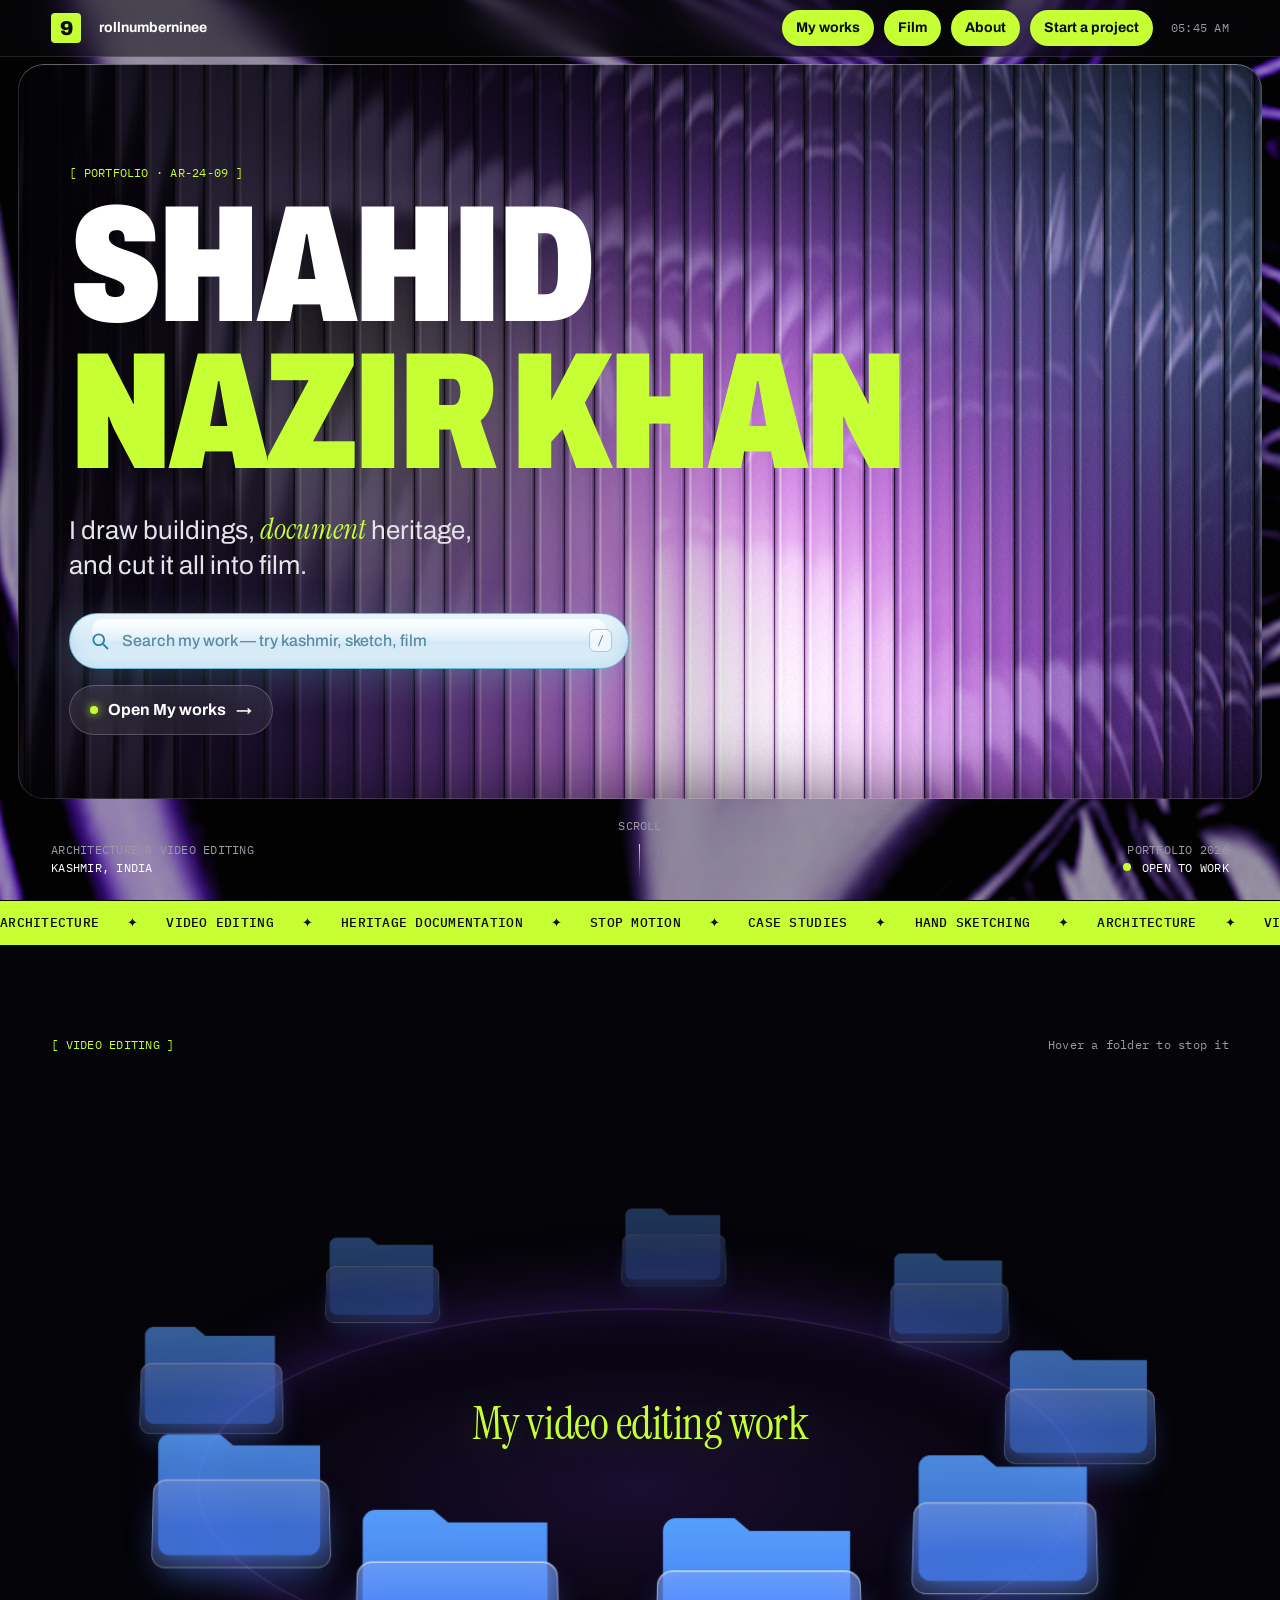
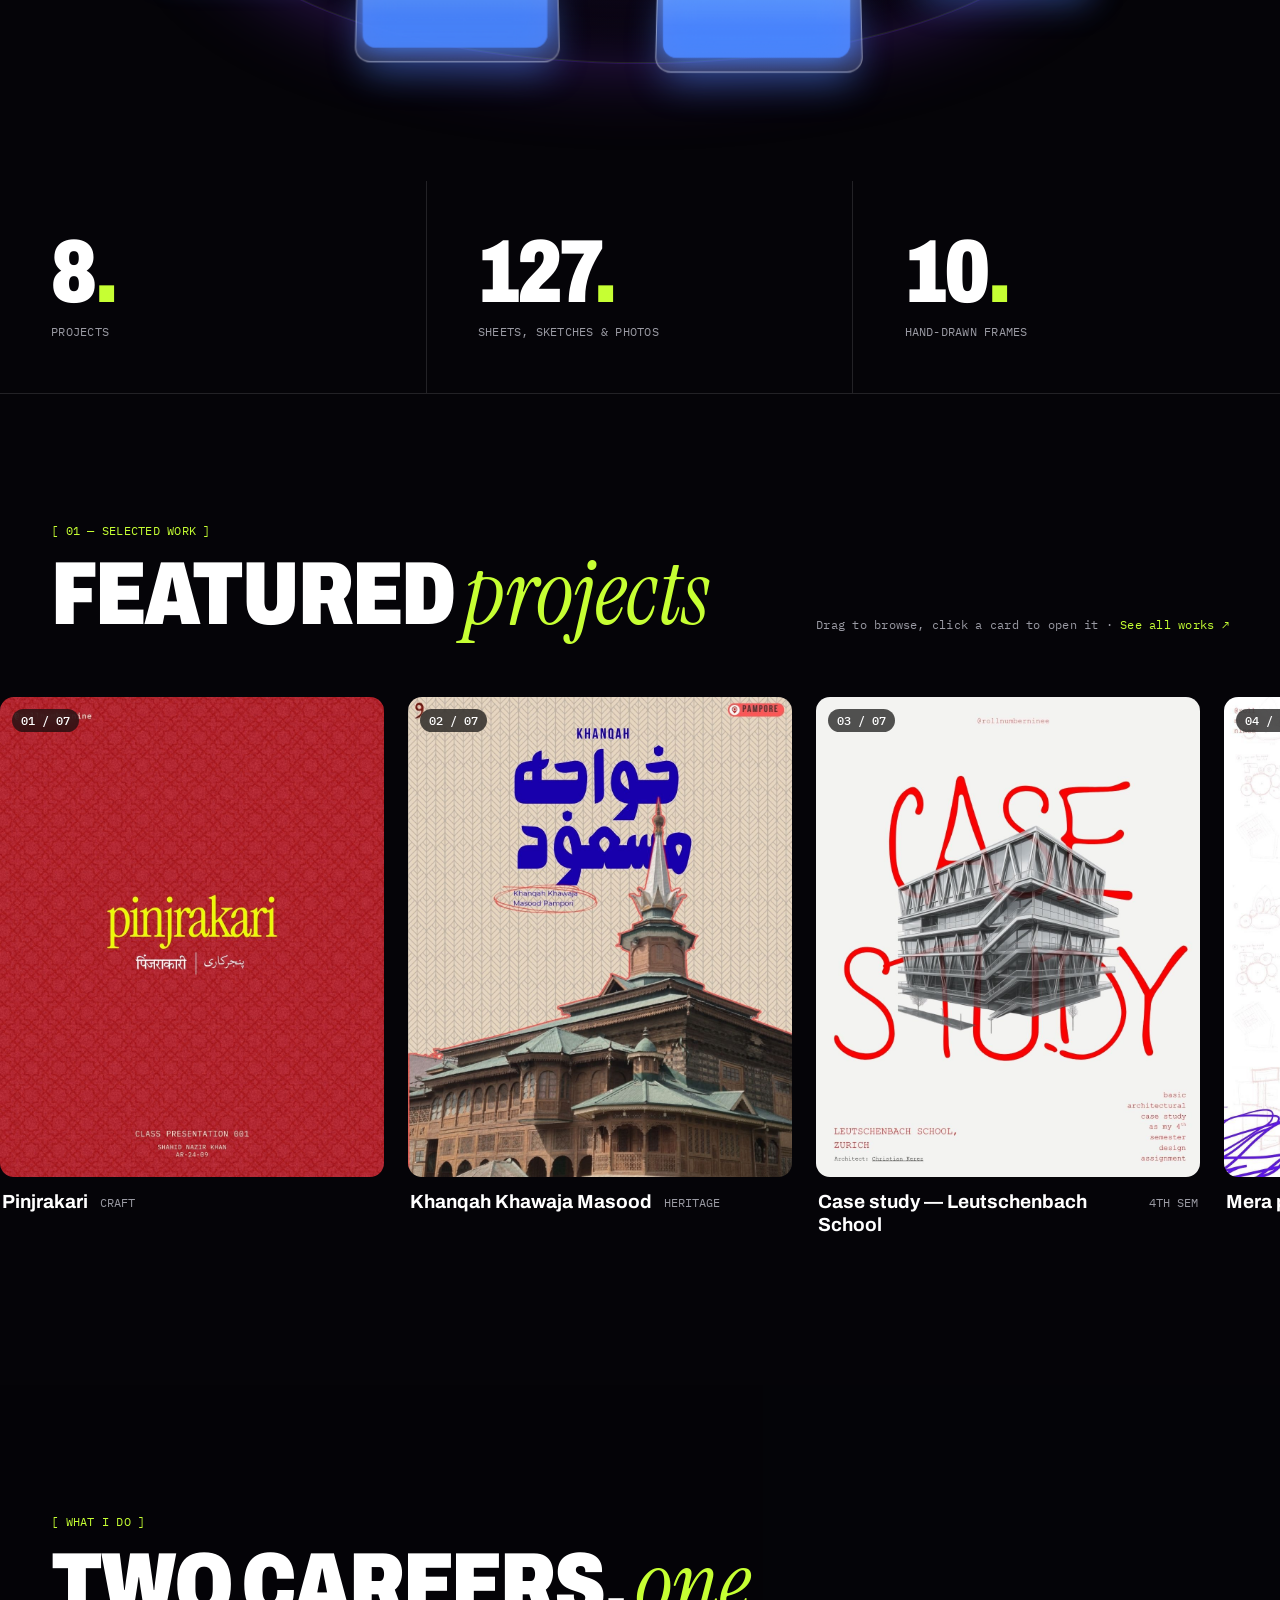
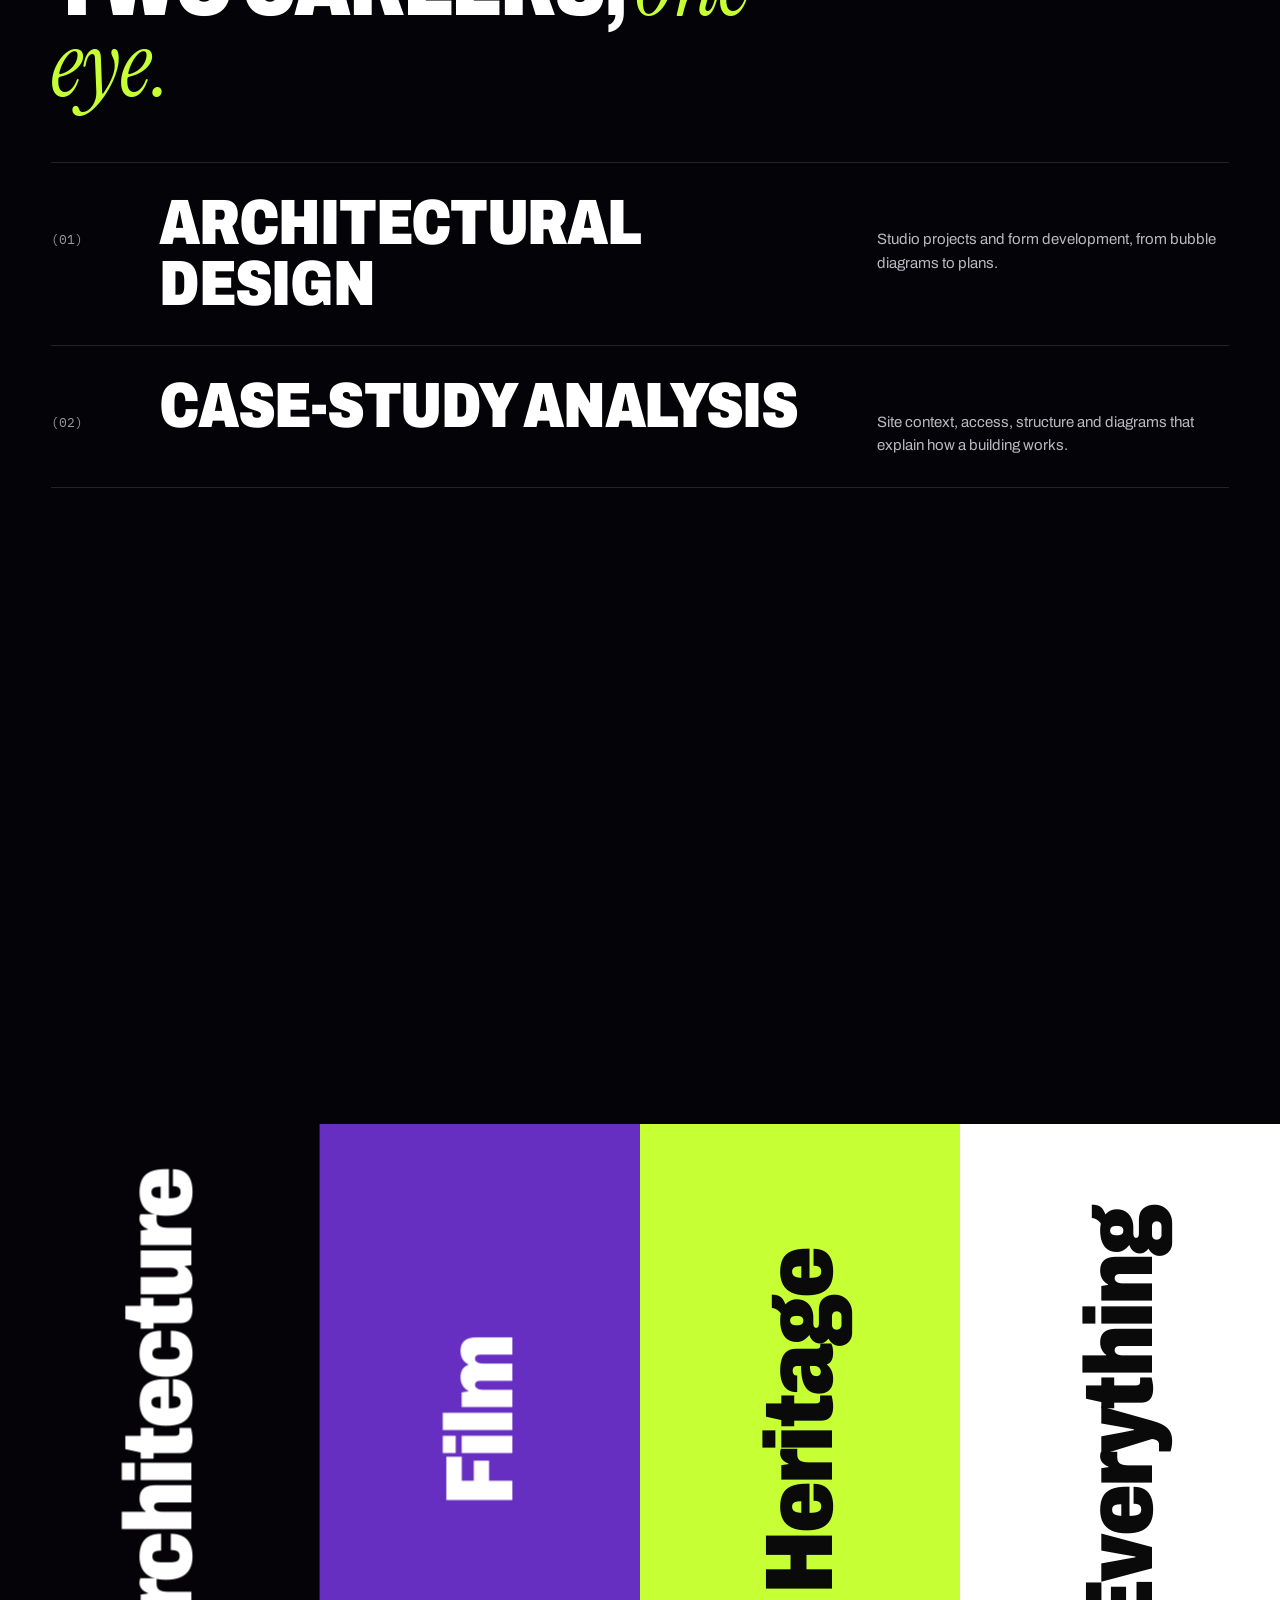
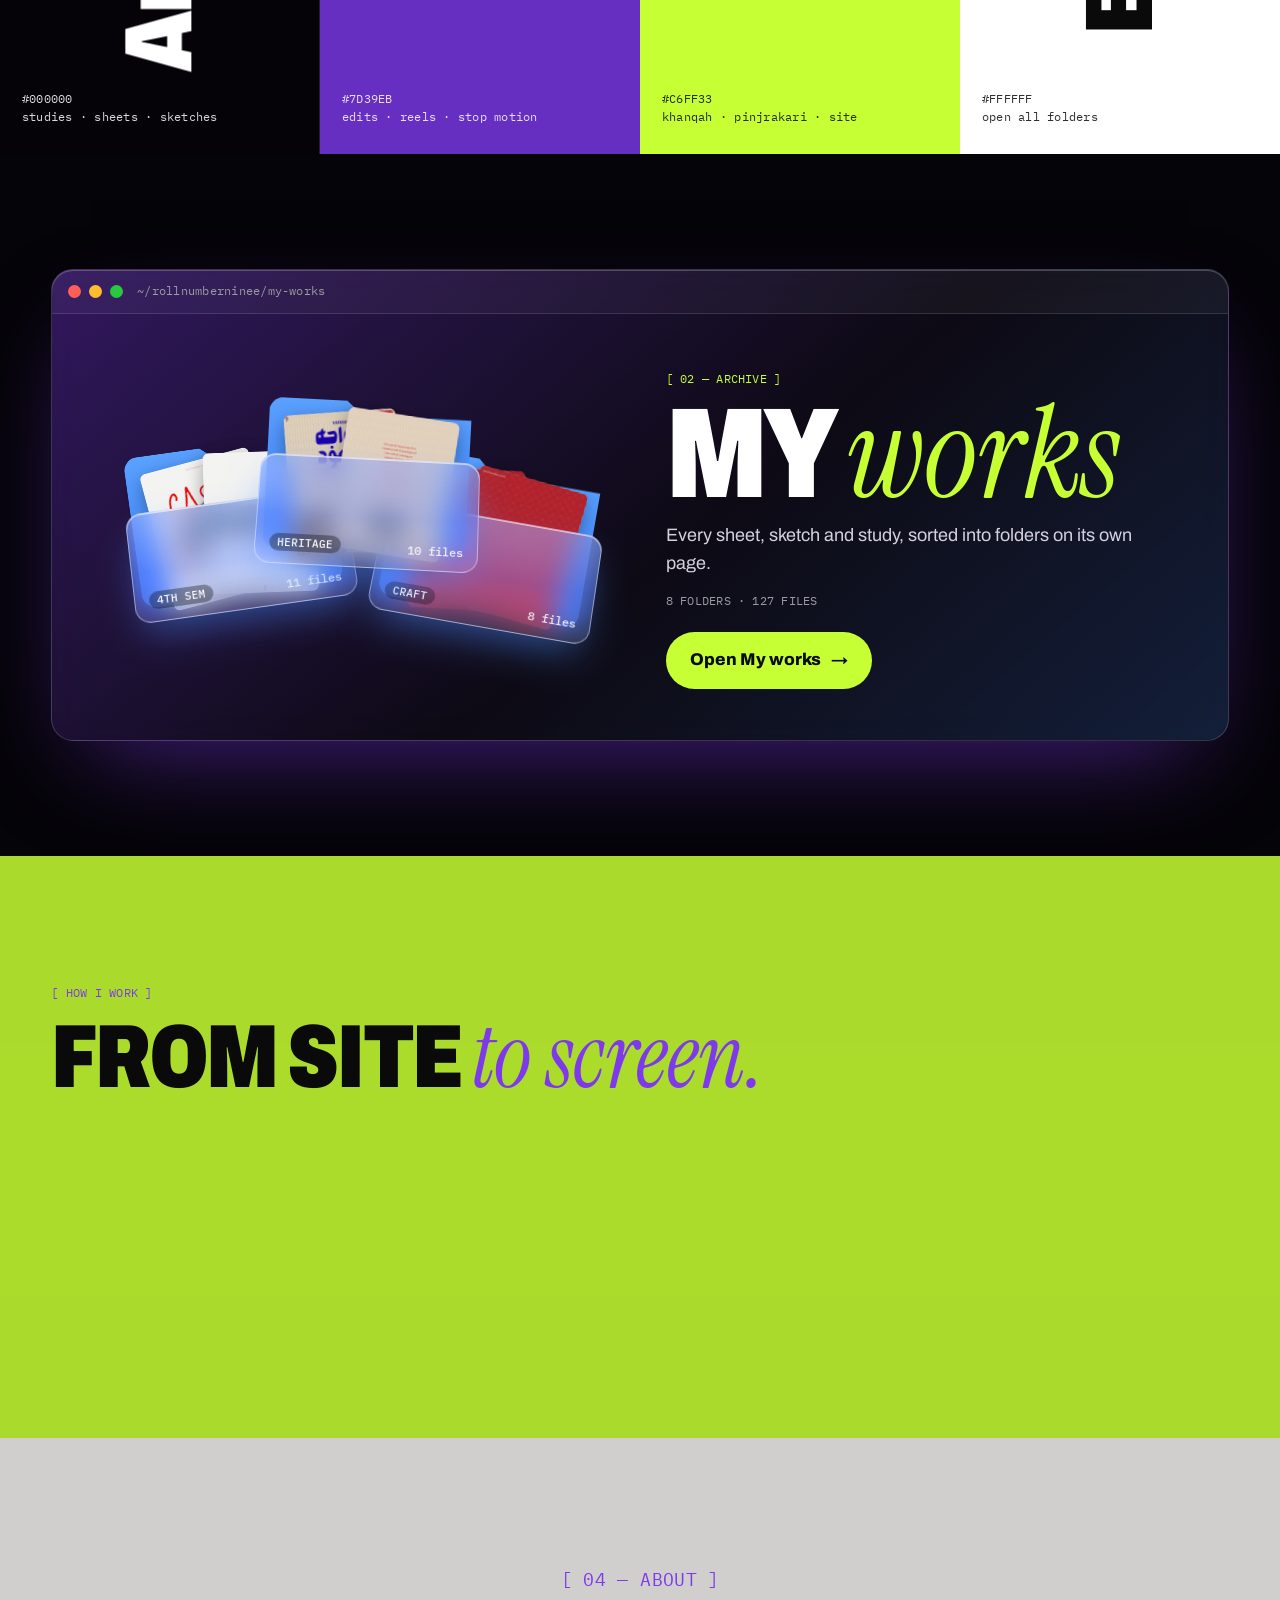
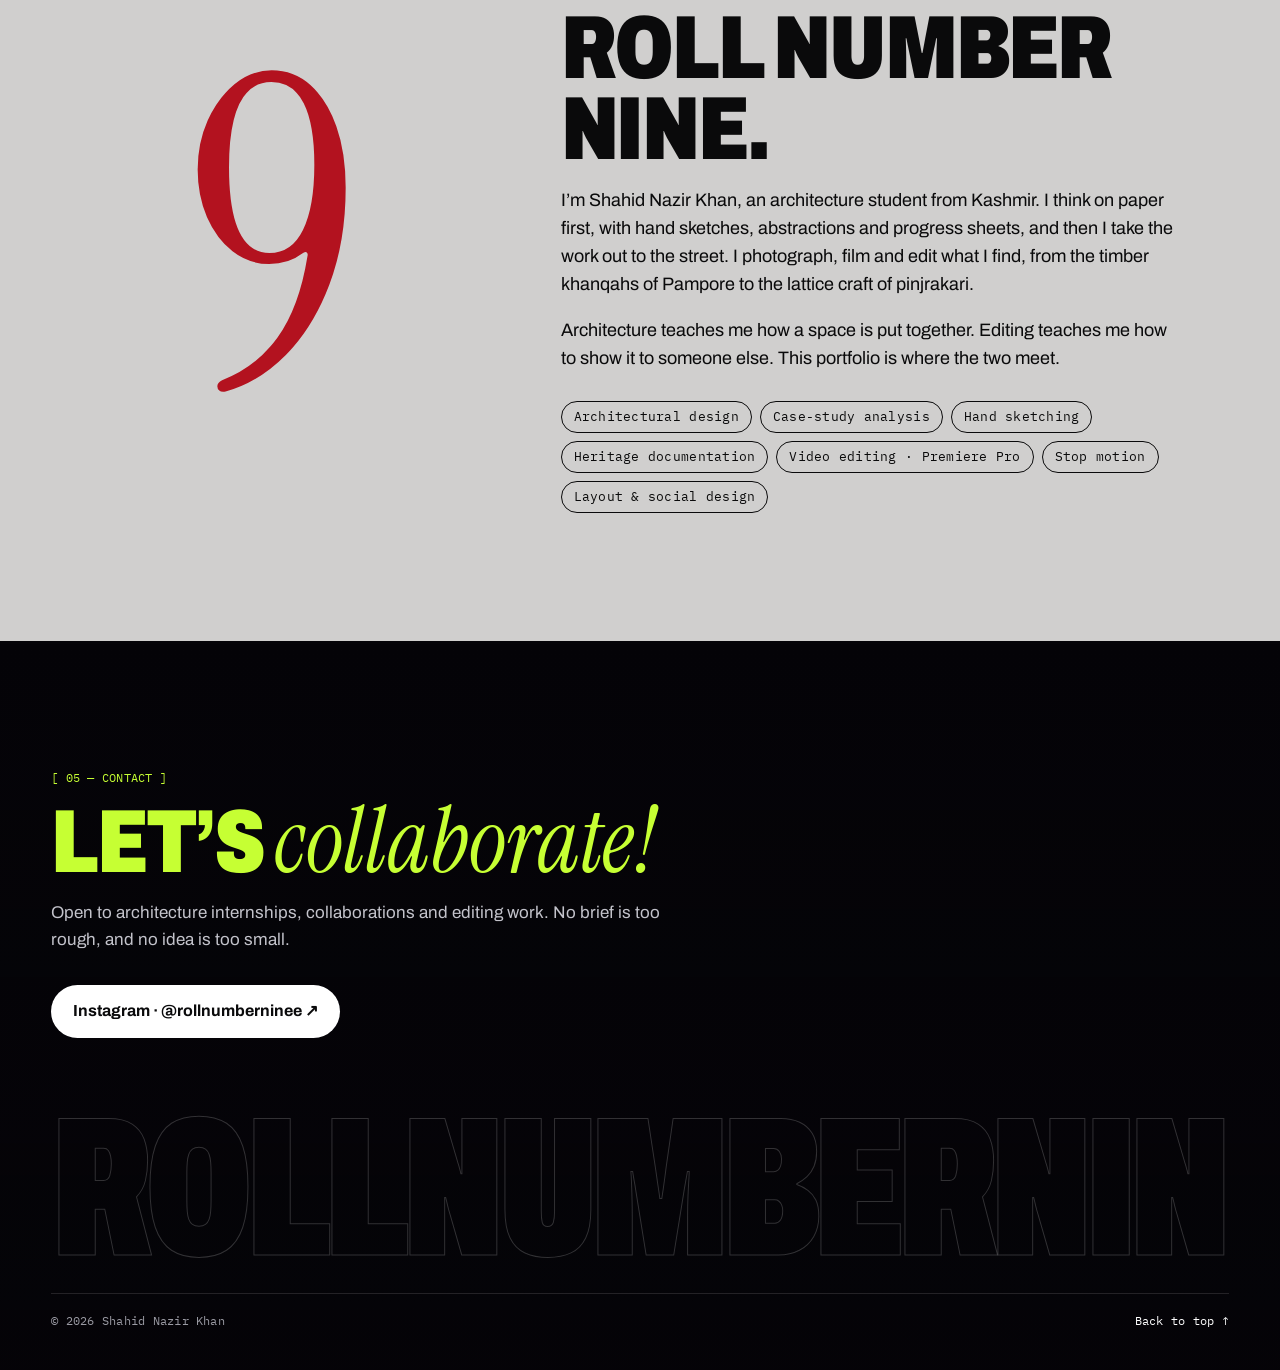
<file: index.html>
<!doctype html>
<html lang="en">
<head>
<meta charset="utf-8">
<meta name="viewport" content="width=device-width, initial-scale=1, viewport-fit=cover">
<title>Shahid Nazir Khan — Architecture &amp; Film</title>
<meta name="description" content="Portfolio of Shahid Nazir Khan (@rollnumberninee): architecture student and video editor from Kashmir.">
<link rel="preconnect" href="https://fonts.googleapis.com">
<link rel="preconnect" href="https://fonts.gstatic.com" crossorigin>
<link href="https://fonts.googleapis.com/css2?family=Archivo:wdth,wght@62..125,400..900&family=IBM+Plex+Mono:wght@400;500&family=Instrument+Serif:ital@0;1&display=swap" rel="stylesheet">
<link rel="stylesheet" href="styles.css">
</head>
<body>

<!-- fixed site background: black plastic texture, sharp at the top, blurred as you scroll -->
<div class="site-bg" aria-hidden="true">
  <div class="bg-layer bg-sharp"></div>
  <div class="bg-layer bg-soft"></div>
  <div class="bg-sheen"></div>
  <div class="bg-tint"></div>
  <div class="bg-dim"></div>
  <div class="bg-grain"></div>
</div>

<!-- ───────── menubar ───────── -->
<header class="menubar">
  <a href="#top" class="mark" aria-label="Home">9</a>
  <span class="menubar-name">rollnumberninee</span>
  <nav>
    <a href="works.html" class="cta">My works</a>
    <a href="#editing" class="cta">Film</a>
    <a href="#about" class="cta">About</a>
    <a href="#contact" class="cta cta-start">Start a project</a>
  </nav>
  <span class="menubar-clock mono" id="clock" aria-hidden="true"></span>
</header>

<!-- ───────── hero ───────── -->
<section class="hero" id="top">
  <div class="hero-frame">
    <canvas class="hero-glass" id="glass" aria-hidden="true"></canvas>
    <div class="hero-shade"></div>


    <div class="hero-inner">
      <p class="mono kicker">[ Portfolio · AR-24-09 ]</p>
      <h1 class="hero-name">
        <span class="line"><span>Shahid</span></span>
        <span class="line"><span>Nazir Khan</span></span>
      </h1>
      <p class="hero-role">
        I draw buildings, <em>document</em> heritage,<br>
        and cut it all into film.
      </p>
      <form class="search" id="search" role="search" autocomplete="off" action="works.html">
        <svg viewBox="0 0 24 24" aria-hidden="true"><circle cx="10.5" cy="10.5" r="6.5"/><path d="M15.5 15.5 21 21"/></svg>
        <input id="q" name="q" type="search" placeholder="Search my work — try kashmir, sketch, film" aria-label="Search projects">
        <kbd class="mono">/</kbd>
      </form>
      <a class="hero-works" href="works.html"><span class="hw-dot"></span>Open My works <b>→</b></a>
    </div>
  </div>

  <!-- meta row, after hadiya's hero footer -->
  <div class="hero-meta mono">
    <div><span class="dim">Architecture &amp; video editing</span><br>Kashmir, India</div>
    <a href="#selected" class="scroll-line"><span>Scroll</span><i></i></a>
    <div class="right"><span class="dim">Portfolio 2026</span><br><b class="dot"></b> Open to work</div>
  </div>
</section>

<div class="ticker" aria-hidden="true">
  <div class="ticker-track mono">
    <span>Architecture</span><i>✦</i><span>Video editing</span><i>✦</i><span>Heritage documentation</span><i>✦</i><span>Stop motion</span><i>✦</i><span>Case studies</span><i>✦</i><span>Hand sketching</span><i>✦</i>
    <span>Architecture</span><i>✦</i><span>Video editing</span><i>✦</i><span>Heritage documentation</span><i>✦</i><span>Stop motion</span><i>✦</i><span>Case studies</span><i>✦</i><span>Hand sketching</span><i>✦</i>
  </div>
</div>

<!-- ───────── video editing ring: the edits, right after the hero ───────── -->
<section class="reel-ring" id="editing" aria-label="Video editing work">
  <div class="section-head row">
    <p class="mono kicker">[ Video editing ]</p>
    <p class="mono hint">Hover a folder to stop it</p>
  </div>
  <div class="orbit" id="reelOrbit">
    <i class="orbit-track" aria-hidden="true"></i>
    <h2 class="orbit-title">My video editing work</h2>
    <div class="orbit-set" id="reelSet"></div>
  </div>
</section>

<!-- ───────── stats ───────── -->
<section class="stats" aria-label="In numbers">
  <div class="stat reveal"><b class="count" data-to="projects">0</b><span class="mono">projects</span></div>
  <div class="stat reveal"><b class="count" data-to="images">0</b><span class="mono">sheets, sketches &amp; photos</span></div>
  <div class="stat reveal"><b class="count" data-to="frames">0</b><span class="mono">hand-drawn frames</span></div>
</section>

<!-- ───────── selected work (drag carousel) ───────── -->
<section class="selected" id="selected">
  <div class="section-head row">
    <div>
      <p class="mono kicker">[ 01 — Selected work ]</p>
      <h2>Featured <em>projects</em></h2>
    </div>
    <p class="mono hint">Drag to browse, click a card to open it · <a href="works.html">See all works ↗</a></p>
  </div>
  <div class="rail" id="rail"></div>
</section>

<!-- ───────── services (numbered list) ───────── -->
<section class="services" id="services">
  <div class="section-head">
    <p class="mono kicker">[ What I do ]</p>
    <h2>Two careers, <em>one eye.</em></h2>
  </div>
  <ol class="svc" id="svc"></ol>
  <img class="svc-preview" id="svcPreview" alt="" aria-hidden="true">
</section>

<!-- ───────── disciplines (palette band) ───────── -->
<section class="bands" aria-label="Browse by discipline">
  <a class="band band-black" href="works.html?q=architecture">
    <span class="band-word">Architecture</span>
    <span class="band-meta mono">#000000<br>studies · sheets · sketches</span>
  </a>
  <a class="band band-violet" href="works.html?q=film">
    <span class="band-word">Film</span>
    <span class="band-meta mono">#7D39EB<br>edits · reels · stop motion</span>
  </a>
  <a class="band band-lime" href="works.html?q=kashmir">
    <span class="band-word">Heritage</span>
    <span class="band-meta mono">#C6FF33<br>khanqah · pinjrakari · site</span>
  </a>
  <a class="band band-white" href="works.html">
    <span class="band-word">Everything</span>
    <span class="band-meta mono">#FFFFFF<br>open all folders</span>
  </a>
</section>

<!-- ───────── my works call-to-action ───────── -->
<section class="works-cta" id="work">
  <a class="cta-panel" href="works.html">
    <span class="cta-bar"><span class="lights"><i class="light red"></i><i class="light amber"></i><i class="light green"></i></span><span class="mono path">~/rollnumberninee/my-works</span></span>
    <span class="cta-folders" id="ctaFolders" aria-hidden="true"></span>
    <span class="cta-text">
      <span class="mono kicker">[ 02 — Archive ]</span>
      <span class="cta-title">My <em>works</em></span>
      <span class="cta-sub">Every sheet, sketch and study, sorted into folders on its own page.</span>
      <span class="mono cta-count" id="ctaCount"></span>
      <span class="cta-btn">Open My works <b>→</b></span>
    </span>
  </a>
</section>

<!-- ───────── process ───────── -->
<section class="process" aria-label="Process">
  <div class="section-head">
    <p class="mono kicker">[ How I work ]</p>
    <h2>From site <em>to screen.</em></h2>
  </div>
  <ol class="steps">
    <li class="reveal"><span class="mono">01</span><b>Observe</b><p>Walk the site and sketch it by hand before anything else.</p></li>
    <li class="reveal"><span class="mono">02</span><b>Abstract</b><p>Strip the form down to what actually matters.</p></li>
    <li class="reveal"><span class="mono">03</span><b>Design</b><p>Develop it on progress sheets, from bubble diagrams to plans.</p></li>
    <li class="reveal"><span class="mono">04</span><b>Document</b><p>Photograph, map and film the work and the place.</p></li>
    <li class="reveal"><span class="mono">05</span><b>Edit</b><p>Cut it into posts and films people actually watch.</p></li>
  </ol>
</section>

<!-- ───────── about ───────── -->
<section class="about" id="about">
  <div class="about-num" aria-hidden="true">9</div>
  <div class="about-body">
    <p class="mono kicker">[ 04 — About ]</p>
    <h2>Roll number nine.</h2>
    <p>I’m Shahid Nazir Khan, an architecture student from Kashmir. I think on paper first, with hand sketches, abstractions and progress sheets, and then I take the work out to the street. I photograph, film and edit what I find, from the timber khanqahs of Pampore to the lattice craft of pinjrakari.</p>
    <p>Architecture teaches me how a space is put together. Editing teaches me how to show it to someone else. This portfolio is where the two meet.</p>
    <ul class="skills mono">
      <li>Architectural design</li>
      <li>Case-study analysis</li>
      <li>Hand sketching</li>
      <li>Heritage documentation</li>
      <li>Video editing · Premiere Pro</li>
      <li>Stop motion</li>
      <li>Layout &amp; social design</li>
    </ul>
  </div>
</section>

<!-- ───────── contact ───────── -->
<footer class="contact" id="contact">
  <p class="mono kicker">[ 05 — Contact ]</p>
  <h2>Let’s <em>collaborate!</em></h2>
  <p class="section-sub">Open to architecture internships, collaborations and editing work. No brief is too rough, and no idea is too small.</p>
  <div class="contact-links">
    <a class="pill" href="https://instagram.com/rollnumberninee" target="_blank" rel="noopener">Instagram · @rollnumberninee ↗</a>
    <!-- add more, e.g. <a class="pill" href="mailto:you@example.com">you@example.com</a> -->
  </div>
  <div class="giant" aria-hidden="true">rollnumberninee</div>
  <div class="fine mono"><span>© <span id="year"></span> Shahid Nazir Khan</span><a href="#top">Back to top ↑</a></div>
</footer>

<!-- ───────── folder window ───────── -->
<div class="overlay" id="win" hidden>
  <div class="window" role="dialog" aria-modal="true" aria-labelledby="winTitle">
    <div class="titlebar">
      <span class="lights"><button class="light red" data-close aria-label="Close"></button><i class="light amber"></i><i class="light green"></i></span>
      <span class="mono path" id="winPath"></span>
      <button class="mono flip" id="flipBtn" hidden>▶ Play flipbook</button>
    </div>
    <div class="window-body">
      <header class="window-head">
        <h3 id="winTitle"></h3>
        <p id="winDesc"></p>
      </header>
      <div class="flipbook" id="flipbook" hidden><img alt=""></div>
      <div class="grid" id="winGrid"></div>
    </div>
  </div>
</div>

<!-- ───────── lightbox ───────── -->
<div class="lightbox" id="lb" hidden>
  <button class="lb-btn lb-close" data-close aria-label="Close">✕</button>
  <button class="lb-btn lb-prev" aria-label="Previous">←</button>
  <figure><div class="lb-media" id="lbMedia"></div><figcaption class="mono" id="lbCap"></figcaption></figure>
  <button class="lb-btn lb-next" aria-label="Next">→</button>
</div>

<script src="assets/manifest.js"></script>
<script src="app.js"></script>
<script src="cursor.js"></script>
<script src="assets/bg/plastic-tex.js"></script>
<script src="glass.js"></script>
</body>
</html>
</file>
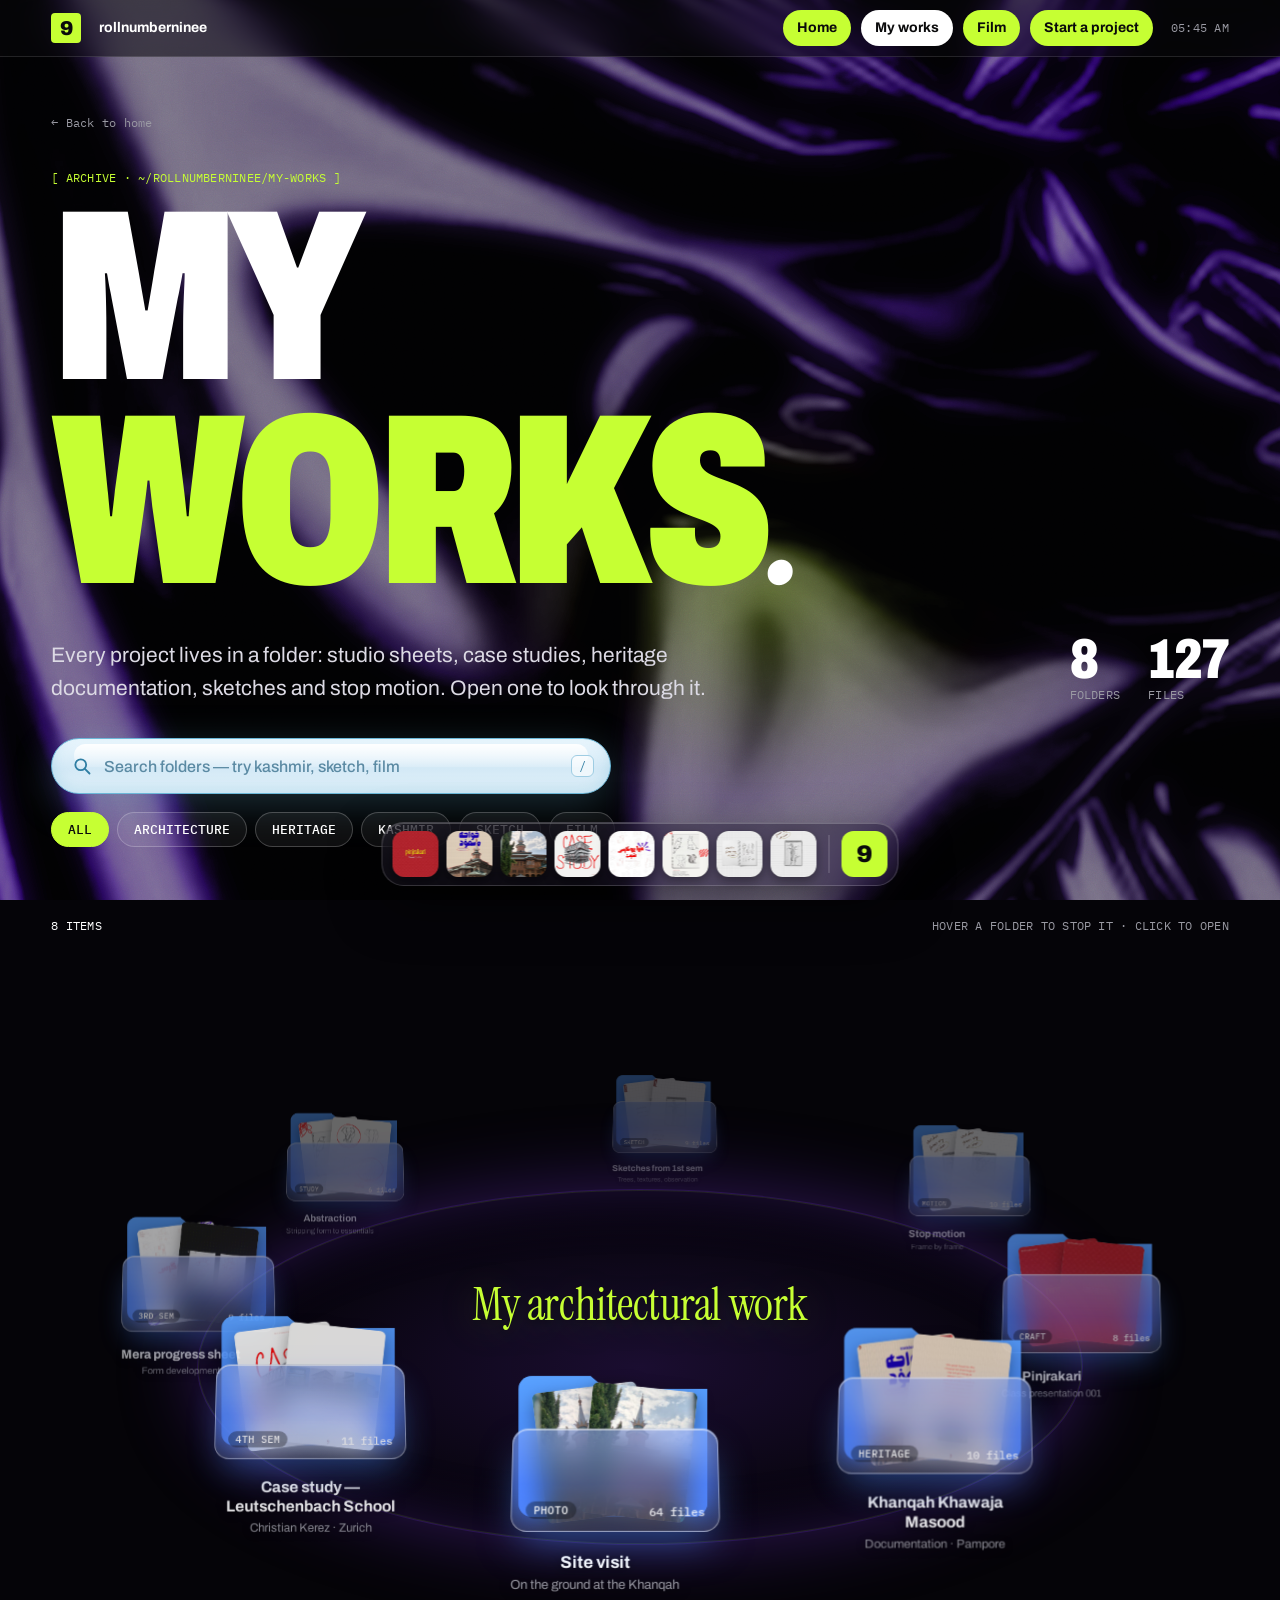
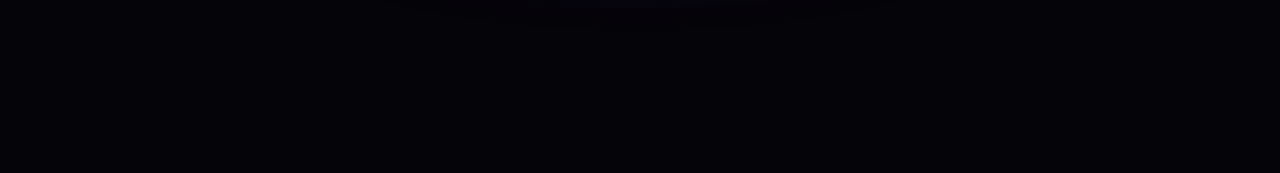
<file: works.html>
<!doctype html>
<html lang="en">
<head>
<meta charset="utf-8">
<meta name="viewport" content="width=device-width, initial-scale=1, viewport-fit=cover">
<title>My Works — Shahid Nazir Khan</title>
<meta name="description" content="Every project by Shahid Nazir Khan (@rollnumberninee): architecture studies, heritage documentation, sketches, stop motion and video edits.">
<link rel="preconnect" href="https://fonts.googleapis.com">
<link rel="preconnect" href="https://fonts.gstatic.com" crossorigin>
<link href="https://fonts.googleapis.com/css2?family=Archivo:wdth,wght@62..125,400..900&family=IBM+Plex+Mono:wght@400;500&family=Instrument+Serif:ital@0;1&display=swap" rel="stylesheet">
<link rel="stylesheet" href="styles.css">
</head>
<body class="page-works" data-bg-base=".35">

<!-- fixed site background: black plastic texture, blurred further as you scroll -->
<div class="site-bg" aria-hidden="true">
  <div class="bg-layer bg-sharp"></div>
  <div class="bg-layer bg-soft"></div>
  <div class="bg-sheen"></div>
  <div class="bg-tint"></div>
  <div class="bg-dim"></div>
  <div class="bg-grain"></div>
</div>

<!-- ───────── menubar ───────── -->
<header class="menubar">
  <a href="index.html" class="mark" aria-label="Home">9</a>
  <span class="menubar-name">rollnumberninee</span>
  <nav>
    <a href="index.html" class="cta">Home</a>
    <a href="works.html" class="cta is-here" aria-current="page">My works</a>
    <a href="index.html#editing" class="cta">Film</a>
    <a href="index.html#contact" class="cta cta-start">Start a project</a>
  </nav>
  <span class="menubar-clock mono" id="clock" aria-hidden="true"></span>
</header>

<main>
  <!-- ───────── page head ───────── -->
  <section class="works-hero" id="top">
    <a class="back mono" href="index.html">← Back to home</a>
    <p class="mono kicker">[ Archive · ~/rollnumberninee/my-works ]</p>
    <h1 class="works-title"><span class="line"><span>My</span></span><span class="line"><span>works<em>.</em></span></span></h1>
    <div class="works-intro">
      <p>Every project lives in a folder: studio sheets, case studies, heritage documentation, sketches and stop motion. Open one to look through it.</p>
      <ul class="works-stats mono">
        <li class="reveal"><b class="count" data-to="projects">0</b> folders</li>
        <li class="reveal"><b class="count" data-to="images">0</b> files</li>
      </ul>
    </div>

    <form class="search" id="search" role="search" autocomplete="off">
      <svg viewBox="0 0 24 24" aria-hidden="true"><circle cx="10.5" cy="10.5" r="6.5"/><path d="M15.5 15.5 21 21"/></svg>
      <input id="q" type="search" placeholder="Search folders — try kashmir, sketch, film" aria-label="Search folders">
      <kbd class="mono">/</kbd>
    </form>
    <div class="chips" id="chips" role="group" aria-label="Filter folders">
      <button class="chip" data-q="">All</button>
      <button class="chip" data-q="architecture">Architecture</button>
      <button class="chip" data-q="heritage">Heritage</button>
      <button class="chip" data-q="kashmir">Kashmir</button>
      <button class="chip" data-q="sketch">Sketch</button>
      <button class="chip" data-q="film">Film</button>
    </div>
  </section>

  <!-- ───────── the folders, orbiting on a 3D ellipse ───────── -->
  <section class="desk" id="desk" aria-label="Project folders">
    <div class="orbit-meta mono">
      <span id="deskCount"></span>
      <span class="dim">Hover a folder to stop it · click to open</span>
    </div>
    <p class="mono filter-state" id="filterState" hidden></p>
    <div class="orbit" id="orbit">
      <i class="orbit-track" aria-hidden="true"></i>
      <!-- title standing inside the ring: back folders pass behind it, front ones in front -->
      <h2 class="orbit-title">My architectural work</h2>
      <div class="desktop" id="desktop"></div>
      <p class="empty mono" id="empty" hidden>No folder by that name. Try “kashmir”, “sketch” or “film”.</p>
    </div>
  </section>

</main>

<!-- ───────── dock ───────── -->
<nav class="dock" id="dock" aria-label="Quick open"></nav>

<!-- ───────── folder window ───────── -->
<div class="overlay" id="win" hidden>
  <div class="window" role="dialog" aria-modal="true" aria-labelledby="winTitle">
    <div class="titlebar">
      <span class="lights"><button class="light red" data-close aria-label="Close"></button><i class="light amber"></i><i class="light green"></i></span>
      <span class="mono path" id="winPath"></span>
      <button class="mono flip" id="flipBtn" hidden>▶ Play flipbook</button>
    </div>
    <div class="window-body">
      <header class="window-head">
        <h3 id="winTitle"></h3>
        <p id="winDesc"></p>
      </header>
      <div class="flipbook" id="flipbook" hidden><img alt=""></div>
      <div class="grid" id="winGrid"></div>
    </div>
  </div>
</div>

<!-- ───────── lightbox ───────── -->
<div class="lightbox" id="lb" hidden>
  <button class="lb-btn lb-close" data-close aria-label="Close">✕</button>
  <button class="lb-btn lb-prev" aria-label="Previous">←</button>
  <figure><div class="lb-media" id="lbMedia"></div><figcaption class="mono" id="lbCap"></figcaption></figure>
  <button class="lb-btn lb-next" aria-label="Next">→</button>
</div>

<script src="assets/manifest.js"></script>
<script src="app.js"></script>
<script src="cursor.js"></script>
</body>
</html>
</file>
<file: styles.css>
/* palette from the reference sheet: black · violet · lime · white */
:root {
  --black: #0a0a0b;
  --ink: #141416;
  --violet: #7d39eb;
  --violet-soft: #a77bff;
  --lime: #c6ff33;
  --white: #ffffff;
  --paper: #f3f2ef;
  --muted: #9a9aa3;
  --line: rgba(255, 255, 255, .12);
  --glass-blue: #4f8dff;

  --display: "Archivo", "Helvetica Neue", Arial, sans-serif;
  --mono: "IBM Plex Mono", ui-monospace, Consolas, monospace;
  --serif: "Instrument Serif", Georgia, serif;

  --gutter: clamp(16px, 4vw, 56px);
  color-scheme: dark;
}

* { box-sizing: border-box; }
html { scroll-behavior: smooth; }
body {
  margin: 0;
  background: #050408;
  color: var(--white);
  font: 16px/1.55 var(--display);
  -webkit-font-smoothing: antialiased;
}
img, video { max-width: 100%; display: block; }
a { color: inherit; }
button { font: inherit; color: inherit; cursor: pointer; }
[hidden] { display: none !important; }
.mono { font-family: var(--mono); letter-spacing: .02em; }
em { font-family: var(--serif); font-style: italic; font-weight: 400; }
:focus-visible { outline: 2px solid var(--lime); outline-offset: 3px; }

.kicker { font-size: 12px; text-transform: uppercase; color: var(--lime); margin: 0 0 14px; }

/* ── fixed site background ── */
.site-bg { position: fixed; inset: 0; z-index: -1; overflow: hidden; background: #050408; }
.bg-layer {
  position: absolute; inset: -48px;               /* bleed so the blur and drift have no hard edges */
  background: url("assets/bg/plastic.jpg") center / cover no-repeat;
  translate: 0 calc(var(--bg-py, 0) * 1px);       /* scroll parallax (kept separate from the drift) */
  animation: bgOrbit 24s linear infinite;
  will-change: transform;
}
/* constant-speed orbit: 12 points on a circle, linear timing, ends where it starts */
@keyframes bgOrbit {
  0%      { transform: translate3d(2.6%, 0, 0)          scale(1.12) rotate(0deg); }
  8.333%  { transform: translate3d(2.25%, 1.3%, 0)      scale(1.12) rotate(.5deg); }
  16.667% { transform: translate3d(1.3%, 2.25%, 0)      scale(1.12) rotate(.87deg); }
  25%     { transform: translate3d(0, 2.6%, 0)          scale(1.12) rotate(1deg); }
  33.333% { transform: translate3d(-1.3%, 2.25%, 0)     scale(1.12) rotate(.87deg); }
  41.667% { transform: translate3d(-2.25%, 1.3%, 0)     scale(1.12) rotate(.5deg); }
  50%     { transform: translate3d(-2.6%, 0, 0)         scale(1.12) rotate(0deg); }
  58.333% { transform: translate3d(-2.25%, -1.3%, 0)    scale(1.12) rotate(-.5deg); }
  66.667% { transform: translate3d(-1.3%, -2.25%, 0)    scale(1.12) rotate(-.87deg); }
  75%     { transform: translate3d(0, -2.6%, 0)         scale(1.12) rotate(-1deg); }
  83.333% { transform: translate3d(1.3%, -2.25%, 0)     scale(1.12) rotate(-.87deg); }
  91.667% { transform: translate3d(2.25%, -1.3%, 0)     scale(1.12) rotate(-.5deg); }
  100%    { transform: translate3d(2.6%, 0, 0)          scale(1.12) rotate(0deg); }
}
.bg-sharp { filter: grayscale(1) contrast(1.18) brightness(.8); }
.bg-soft {
  filter: grayscale(1) contrast(1.1) brightness(.68) blur(16px);
  opacity: var(--bg-blur, 0);
}
/* a band of light that slides across the gloss now and then */
.bg-sheen {
  position: absolute; inset: 0; mix-blend-mode: overlay; pointer-events: none;
  background: linear-gradient(112deg, transparent 38%, rgba(255,255,255,.0) 42%, rgba(255,255,255,.55) 50%, rgba(255,255,255,0) 58%, transparent 62%) 0 0 / 300% 100% no-repeat;
  animation: sheen 9s linear infinite;
  opacity: calc(1 - var(--bg-blur, 0) * .5);
}
@keyframes sheen {                                /* band is off-screen at both ends, so the wrap is invisible */
  from { background-position: 115% 0; }
  to   { background-position: -15% 0; }
}
/* palette grade: tints the plastic's highlights violet, with a hint of lime; black stays black */
.bg-tint {
  position: absolute; inset: -15%; mix-blend-mode: color;
  animation: tintDrift 34s ease-in-out infinite alternate;
  background:
    radial-gradient(55% 55% at 82% 18%, rgba(125,57,235,.95), transparent 72%),
    radial-gradient(60% 55% at 8% 88%, rgba(125,57,235,.8), transparent 72%),
    radial-gradient(32% 28% at 58% 62%, rgba(198,255,51,.55), transparent 70%),
    linear-gradient(rgba(125,57,235,.35), rgba(125,57,235,.35));
}
@keyframes tintDrift {
  from { transform: translate3d(0, 0, 0) rotate(0deg); }
  to   { transform: translate3d(-6%, 5%, 0) rotate(8deg); }
}
.bg-dim { position: absolute; inset: 0; background: #050408; opacity: calc(.28 + var(--bg-blur, 0) * .22); }
.bg-grain {
  position: absolute; inset: 0; opacity: .1; mix-blend-mode: overlay;
  background-image: url("data:image/svg+xml,%3Csvg xmlns='http://www.w3.org/2000/svg' width='180' height='180'%3E%3Cfilter id='n'%3E%3CfeTurbulence type='fractalNoise' baseFrequency='.9' numOctaves='2' stitchTiles='stitch'/%3E%3C/filter%3E%3Crect width='100%25' height='100%25' filter='url(%23n)'/%3E%3C/svg%3E");
}

/* ── menubar ── */
.menubar {
  position: fixed; inset: 0 0 auto 0; z-index: 50;
  display: flex; align-items: center; gap: 18px;
  padding: calc(10px + env(safe-area-inset-top, 0px)) var(--gutter) 10px;
  background: rgba(10, 10, 11, .55);
  backdrop-filter: blur(18px) saturate(1.4);
  -webkit-backdrop-filter: blur(18px) saturate(1.4);
  border-bottom: 1px solid var(--line);
  font-size: 14px;
}
.mark {
  width: 30px; height: 30px; display: grid; place-items: center;
  background: var(--lime); color: var(--black);
  font: 900 20px/1 var(--display); text-decoration: none; border-radius: 4px;
}
.menubar-name { font-weight: 700; }
.menubar nav { display: flex; align-items: center; gap: 22px; margin-left: auto; }
.menubar nav a { text-decoration: none; color: #d6d6dc; }
.menubar nav .cta {
  padding: 7px 14px; border-radius: 999px; background: var(--lime); color: var(--black);
  font-weight: 700; transition: background .2s, transform .2s;
}
.menubar nav .cta:hover { background: var(--white); transform: translateY(-1px); }
.menubar nav { gap: 10px; }
.menubar nav .cta.is-here { background: var(--white); }      /* the page you're on */
.menubar-clock { font-size: 12px; color: var(--muted); min-width: 4.5em; text-align: right; }
@media (max-width: 640px) {
  .menubar-name, .menubar-clock { display: none; }
  .menubar nav { gap: 14px; }
}

/* ── hero ── */
.hero {
  position: relative; display: flex; flex-direction: column;
  min-height: min(100svh, 1000px);
  padding: calc(64px + env(safe-area-inset-top, 0px)) clamp(10px, 1.4vw, 20px) 0;
}
/* inset rounded frame, after daylight */
.hero-frame {
  position: relative; flex: 1; overflow: hidden; border-radius: clamp(14px, 2vw, 26px);
  display: grid; align-items: end;
  padding: clamp(28px, 5vw, 72px) clamp(18px, 4vw, 56px);
  min-height: 560px;
  /* fallback when WebGL is unavailable: flutes over a violet bloom */
  background:
    repeating-linear-gradient(90deg, rgba(255,255,255,.07) 0 2px, transparent 2px 26px, rgba(0,0,0,.35) 28px 30px),
    radial-gradient(45% 30% at 70% 100%, #ffe9ff 0%, #ff6fd6 25%, transparent 70%),
    radial-gradient(70% 75% at 70% 108%, #7d39eb 0%, rgba(125,57,235,.4) 45%, transparent 75%),
    #050408;
}
.hero-frame::after {             /* glass pane edge */
  content: ""; position: absolute; inset: 0; border-radius: inherit; pointer-events: none;
  box-shadow: inset 0 0 0 1px rgba(255,255,255,.14), inset 0 1px 0 rgba(255,255,255,.28), inset 0 -40px 80px -40px rgba(0,0,0,.6);
}
.hero-glass { position: absolute; inset: 0; width: 100%; height: 100%; display: block; }
.hero-shade {                    /* keeps the name legible on the left */
  position: absolute; inset: 0; pointer-events: none;
  background:
    linear-gradient(90deg, rgba(5,4,8,.72) 0%, rgba(5,4,8,.4) 38%, rgba(5,4,8,0) 62%),
    linear-gradient(180deg, rgba(5,4,8,.25) 0%, rgba(5,4,8,0) 30%);
}
.hero-inner { position: relative; max-width: 1200px; }
.hero-name {
  margin: 0;
  font-weight: 900; font-stretch: 75%;
  font-size: clamp(56px, 13vw, 200px);
  line-height: .84; letter-spacing: -.03em; text-transform: uppercase;
}
.hero-name .line { display: block; overflow: hidden; padding-bottom: .04em; }
.hero-name .line > span { display: block; animation: lineUp 1s cubic-bezier(.2,.8,.2,1) both; }
.hero-name .line:last-child > span { color: var(--lime); animation-delay: .12s; }
@keyframes lineUp { from { transform: translateY(105%); } }
.hero-role { max-width: 34em; font-size: clamp(18px, 2.2vw, 26px); line-height: 1.3; color: #e4e4ea; margin: 22px 0 30px; animation: fade 1s .35s both; }
.hero-role em { color: var(--lime); font-size: 1.12em; }
.hero .search { animation: fade 1s .5s both; }


/* meta row under the frame, after hadiya */
.hero-meta {
  display: grid; grid-template-columns: 1fr auto 1fr; align-items: end; gap: 16px;
  padding: 18px clamp(8px, 2.6vw, 36px) 22px; font-size: 12px; text-transform: uppercase;
}
.hero-meta .dim { color: var(--muted); }
.hero-meta .right { text-align: right; }
.dot { display: inline-block; width: 8px; height: 8px; border-radius: 50%; background: var(--lime); box-shadow: 0 0 0 0 rgba(198,255,51,.7); animation: pulse 2s infinite; vertical-align: 1px; margin-right: 4px; }
@keyframes pulse { 70% { box-shadow: 0 0 0 10px rgba(198,255,51,0); } 100% { box-shadow: 0 0 0 0 rgba(198,255,51,0); } }
.scroll-line { display: grid; justify-items: center; gap: 8px; color: var(--muted); text-decoration: none; }
.scroll-line i { width: 1px; height: 34px; background: linear-gradient(var(--lime), transparent); animation: drip 1.8s infinite; transform-origin: top; }
@keyframes drip { 0% { transform: scaleY(0); } 60% { transform: scaleY(1); } 100% { transform: scaleY(1); opacity: 0; } }
@media (max-width: 560px) { .scroll-line { display: none; } .hero-meta { grid-template-columns: 1fr 1fr; } }

/* glossy pill search, after the aqua-style reference */
.search {
  position: relative; display: flex; align-items: center; gap: 10px;
  width: min(560px, 100%); height: 56px; padding: 0 16px 0 20px;
  border-radius: 999px;
  border: 1.5px solid #6cb8d9;
  background: linear-gradient(180deg, #eaf6fd 0%, #d3e9f6 55%, #e6f3fb 100%);
  box-shadow: inset 0 -6px 12px rgba(108, 184, 217, .25), 0 10px 40px rgba(108, 184, 217, .25);
}
.search::before {               /* top gloss highlight */
  content: ""; position: absolute; left: 22px; right: 22px; top: 5px; height: 42%;
  border-radius: 999px;
  background: linear-gradient(180deg, rgba(255,255,255,.95), rgba(255,255,255,.15));
  pointer-events: none;
}
.search svg { position: relative; width: 20px; height: 20px; fill: none; stroke: #2f7ea3; stroke-width: 2.2; stroke-linecap: round; flex: none; }
.search input {
  position: relative; flex: 1; min-width: 0; height: 100%;
  border: 0; background: transparent; outline: none;
  font: 500 16px var(--display); color: #10344a;
}
.search input::placeholder { color: #5b8aa3; }
.search input::-webkit-search-cancel-button { filter: hue-rotate(160deg); }
.search kbd {
  position: relative; font-size: 12px; color: #2f7ea3;
  border: 1px solid #9fcde3; border-radius: 6px; padding: 1px 7px; background: rgba(255,255,255,.6);
}
@media (max-width: 640px) { .search kbd { display: none; } }

/* ── ticker ── */
.ticker { overflow: hidden; background: var(--lime); color: var(--black); border-block: 1px solid var(--black); }
.ticker-track {
  display: flex; gap: 28px; width: max-content; padding: 12px 0;
  font-size: 13px; text-transform: uppercase; font-weight: 500;
  animation: tick 38s linear infinite;
}
.ticker-track i { font-style: normal; }
@keyframes tick { to { transform: translateX(-50%); } }

/* ── palette bands ── */
.bands { display: grid; grid-template-columns: repeat(4, 1fr); }
.bands .band { height: clamp(420px, 70vh, 720px); }
.band {
  position: relative; border: 0; padding: 28px 22px; text-align: left;
  display: flex; flex-direction: column; justify-content: space-between; align-items: flex-start;
  min-height: 420px; overflow: hidden; transition: flex .4s, filter .3s;
}
.band-word {
  writing-mode: vertical-rl; transform: rotate(180deg);
  font-weight: 900; font-stretch: 80%; letter-spacing: -.03em;
  font-size: clamp(56px, 7.5vw, 128px); line-height: .9;
  align-self: center; margin-top: auto; margin-bottom: auto;
  transition: transform .5s cubic-bezier(.2,.8,.2,1);
}
.band:hover .band-word { transform: rotate(180deg) translateY(-14px); }
.band-meta { font-size: 12px; line-height: 1.5; opacity: .85; }
.band-black  { background: rgba(5,4,8,.4); color: var(--white); border-right: 1px solid var(--line); }
.band-violet { background: rgba(125,57,235,.82); color: var(--white); }
.band-lime   { background: var(--lime); color: var(--black); }
.band-white  { background: var(--white); color: var(--black); }
@media (max-width: 760px) {
  .bands { grid-template-columns: 1fr 1fr; }
  .bands .band { height: auto; min-height: 260px; }
  .band-word { font-size: clamp(40px, 12vw, 72px); }
}

/* ── section heads ── */
.section-head { max-width: 760px; margin-bottom: clamp(32px, 5vw, 56px); }
.section-head h2, .about h2, .contact h2 {
  margin: 0; font-weight: 900; font-stretch: 78%; text-transform: uppercase;
  font-size: clamp(44px, 7vw, 96px); line-height: .9; letter-spacing: -.025em;
}
.section-head h2 em, .contact h2 em { text-transform: none; color: var(--lime); letter-spacing: 0; }
.section-sub { color: #c3c3cb; max-width: 36em; margin: 18px 0 0; font-size: 17px; }
.filter-state { margin-top: 14px; font-size: 13px; color: var(--lime); }
.filter-state button { border: 0; background: none; text-decoration: underline; color: var(--white); padding: 0 0 0 6px; }

/* ── desktop of folders ── */
.work {
  padding: clamp(72px, 10vw, 140px) var(--gutter);
  background:
    radial-gradient(60% 50% at 85% 10%, rgba(79,141,255,.14), transparent 70%),
    radial-gradient(50% 40% at 5% 95%, rgba(125,57,235,.18), transparent 70%);
}
.desktop {
  display: grid; gap: clamp(28px, 4vw, 48px) clamp(16px, 3vw, 36px);
  grid-template-columns: repeat(auto-fill, minmax(min(220px, 100%), 1fr));
}
@media (max-width: 560px) { .desktop { grid-template-columns: 1fr 1fr; } .f-label strong { font-size: 15px; } }
.folder {
  border: 0; background: none; padding: 0; text-align: left;
  display: flex; flex-direction: column; gap: 14px;
  animation: rise .6s both cubic-bezier(.2,.8,.2,1);
}
@keyframes rise { from { opacity: 0; transform: translateY(18px); } }
.f-icon { position: relative; aspect-ratio: 1.22; width: 100%; }
.f-back {
  position: absolute; inset: 6% 6% 12% 4%;
  background: linear-gradient(180deg, #5aa2ff, #3a76f5);
  border-radius: 14px;
  clip-path: polygon(0 8%, 0 0, 38% 0, 46% 9%, 100% 9%, 100% 100%, 0 100%);
}
.f-back::before { content: ""; position: absolute; inset: 0; border-radius: inherit; background: inherit; }
.f-paper {
  position: absolute; width: 50%; aspect-ratio: .8; top: 12%;
  border-radius: 6px; background: var(--paper) center/cover no-repeat;
  box-shadow: 0 6px 18px rgba(0,0,0,.35);
  transition: transform .45s cubic-bezier(.2,.8,.2,1);
}
.f-paper.p1 { left: 14%; transform: rotate(-7deg); }
.f-paper.p2 { right: 14%; transform: rotate(6deg); }
.folder:hover .f-paper.p1, .folder:focus-visible .f-paper.p1 { transform: translate(-6%, -18%) rotate(-12deg); }
.folder:hover .f-paper.p2, .folder:focus-visible .f-paper.p2 { transform: translate(6%, -22%) rotate(10deg); }
.f-front {
  position: absolute; left: 0; right: 0; bottom: 4%; height: 62%;
  border-radius: 16px;
  background: linear-gradient(180deg, rgba(140,170,255,.55), rgba(105,140,255,.45) 55%, rgba(150,180,255,.25));
  border: 1px solid rgba(255,255,255,.45);
  backdrop-filter: blur(14px) saturate(1.3);
  -webkit-backdrop-filter: blur(14px) saturate(1.3);
  box-shadow: inset 0 1px 0 rgba(255,255,255,.6), 0 18px 40px -10px rgba(79,141,255,.55);
  transform: perspective(600px) rotateX(8deg); transform-origin: bottom;
  transition: transform .45s cubic-bezier(.2,.8,.2,1);
  display: flex; align-items: flex-end; justify-content: space-between; padding: 12px 14px;
}
.folder:hover .f-front { transform: perspective(600px) rotateX(18deg); }
.f-count { font: 500 12px var(--mono); color: rgba(255,255,255,.9); }
.f-tag { font: 500 11px var(--mono); text-transform: uppercase; padding: 2px 8px; border-radius: 999px; background: rgba(10,10,11,.35); }
.f-label strong { display: block; font-size: 17px; line-height: 1.25; }
.f-label span { display: block; font-size: 13px; color: var(--muted); margin-top: 2px; }
.folder.hit .f-label strong { color: var(--lime); }
.empty { color: var(--muted); }

/* ── film ── */
.film { padding: clamp(72px, 10vw, 140px) var(--gutter); background: rgba(125,57,235,.6); }
.film .kicker { color: var(--lime); }
.film .section-sub { color: #ece4ff; }
.film .section-head h2 em { color: var(--lime); }
.reels {
  display: grid; gap: 16px;
  grid-template-columns: repeat(auto-fill, minmax(min(200px, 100%), 1fr));
}
.reel {
  position: relative; aspect-ratio: 9 / 16; border-radius: 14px; overflow: hidden;
  border: 0; padding: 0; background: #22123f;
  box-shadow: 0 20px 50px -20px rgba(0,0,0,.6);
  transition: transform .35s cubic-bezier(.2,.8,.2,1);
}
.reel:hover { transform: translateY(-6px); }
.reel video { width: 100%; height: 100%; object-fit: cover; }
.reel-meta {
  position: absolute; left: 0; right: 0; bottom: 0; padding: 32px 14px 12px;
  display: flex; justify-content: space-between; align-items: end;
  background: linear-gradient(transparent, rgba(10,10,11,.8));
  font: 500 12px var(--mono); text-align: left;
}
.reel-play {
  position: absolute; top: 12px; left: 12px; width: 34px; height: 34px; border-radius: 50%;
  display: grid; place-items: center; background: var(--lime); color: var(--black); font-size: 12px;
}

/* ── about ── */
.about {
  display: grid; grid-template-columns: minmax(0, .8fr) minmax(0, 1.2fr); gap: clamp(24px, 5vw, 80px);
  align-items: center; padding: clamp(72px, 10vw, 140px) var(--gutter);
  background: rgba(243,242,239,.86); color: var(--black);   /* frosted paper over the plastic */
  backdrop-filter: blur(14px) saturate(1.2); -webkit-backdrop-filter: blur(14px) saturate(1.2);
}
.about .kicker { color: var(--violet); }
.about-num {
  font: 400 clamp(220px, 34vw, 520px)/.8 var(--serif); color: #b3121f; text-align: center;
}
.about-body p { font-size: 18px; max-width: 34em; }
.about h2 { margin-bottom: 18px; }
.skills { display: flex; flex-wrap: wrap; gap: 8px; padding: 0; margin: 28px 0 0; list-style: none; font-size: 13px; }
.skills li { border: 1px solid var(--black); border-radius: 999px; padding: 5px 12px; }
@media (max-width: 760px) {
  .about { grid-template-columns: 1fr; }
  .about-num { font-size: 200px; text-align: left; }
}

/* ── contact ── */
.contact {
  padding: clamp(72px, 10vw, 140px) var(--gutter) calc(40px + env(safe-area-inset-bottom, 0px));
  background: linear-gradient(transparent, rgba(5,4,8,.55));
}
.contact h2 { color: var(--lime); }
.contact-links { display: flex; flex-wrap: wrap; gap: 12px; margin: 32px 0 72px; }
.pill {
  text-decoration: none; padding: 14px 22px; border-radius: 999px;
  background: var(--white); color: var(--black); font-weight: 700;
  transition: background .2s;
}
.pill:hover { background: var(--lime); }
.fine { font-size: 12px; color: var(--muted); border-top: 1px solid var(--line); padding-top: 18px; margin: 0; }

/* ── folder window ── */
.overlay {
  position: fixed; inset: 0; z-index: 80;
  display: grid; place-items: center; padding: max(16px, env(safe-area-inset-top, 0px)) 16px 16px;
  background: rgba(5, 5, 8, .55);
  backdrop-filter: blur(8px); -webkit-backdrop-filter: blur(8px);
  animation: fade .2s both;
}
@keyframes fade { from { opacity: 0; } }
.window {
  width: min(1180px, 100%); height: min(88vh, 100%);
  display: flex; flex-direction: column;
  background: rgba(24, 24, 28, .92); border: 1px solid var(--line); border-radius: 16px;
  box-shadow: 0 40px 120px rgba(0,0,0,.6);
  overflow: hidden; animation: pop .3s both cubic-bezier(.2,.9,.25,1.1);
}
@keyframes pop { from { opacity: 0; transform: scale(.94) translateY(16px); } }
.titlebar {
  display: flex; align-items: center; gap: 14px; padding: 12px 16px;
  border-bottom: 1px solid var(--line); background: rgba(255,255,255,.03);
}
.lights { display: flex; gap: 8px; }
.light { width: 13px; height: 13px; border-radius: 50%; border: 0; padding: 0; display: block; }
.light.red { background: #ff5f57; }
.light.amber { background: #febc2e; }
.light.green { background: #28c840; }
.path { font-size: 12px; color: var(--muted); overflow: hidden; text-overflow: ellipsis; white-space: nowrap; }
.flip {
  margin-left: auto; font-size: 12px; border: 0; border-radius: 999px; padding: 6px 12px;
  background: var(--lime); color: var(--black);
}
.window-body { overflow-y: auto; padding: clamp(18px, 3vw, 32px); }
.window-head h3 { margin: 0; font-size: clamp(26px, 4vw, 44px); font-weight: 900; font-stretch: 80%; text-transform: uppercase; line-height: 1; }
.window-head p { color: #c3c3cb; margin: 10px 0 24px; max-width: 46em; }
.grid { columns: 4 200px; column-gap: 12px; }
.tile {
  display: block; width: 100%; margin: 0 0 12px; padding: 0; border: 0; border-radius: 8px;
  overflow: hidden; background: #222; break-inside: avoid;
}
.tile img { width: 100%; height: auto; transition: transform .4s, opacity .3s; }
.tile:hover img { transform: scale(1.03); }
.tile video { width: 100%; aspect-ratio: 9/16; object-fit: cover; }
.flipbook { display: grid; place-items: center; margin-bottom: 24px; }
.flipbook img { max-height: 62vh; width: auto; border-radius: 10px; }

/* ── lightbox ── */
.lightbox {
  position: fixed; inset: 0; z-index: 90; background: rgba(5,5,8,.94);
  display: grid; grid-template-columns: auto 1fr auto; align-items: center; gap: 8px;
  padding: 16px; animation: fade .2s both;
}
.lightbox figure { margin: 0; display: grid; place-items: center; gap: 12px; min-width: 0; }
.lb-media img, .lb-media video { max-height: 84vh; max-width: 100%; width: auto; border-radius: 6px; }
.lightbox figcaption { font-size: 12px; color: var(--muted); }
.lb-btn {
  width: 48px; height: 48px; border-radius: 50%; border: 1px solid var(--line);
  background: rgba(255,255,255,.06); font-size: 18px;
}
.lb-btn:hover { background: var(--lime); color: var(--black); }
.lb-close { position: absolute; top: max(16px, env(safe-area-inset-top, 0px)); right: 16px; }
@media (max-width: 640px) {
  .lightbox { grid-template-columns: 1fr 1fr; grid-template-rows: 1fr auto; }
  .lightbox figure { grid-column: 1 / -1; grid-row: 1; }
  .lb-prev { justify-self: end; } .lb-next { justify-self: start; }
}

/* ── scroll reveal ── */
.reveal { opacity: 0; transform: translateY(24px); transition: opacity .8s, transform .8s cubic-bezier(.2,.8,.2,1); }
.reveal.in { opacity: 1; transform: none; }

/* ── stats, after tharun ── */
.stats {
  display: grid; grid-template-columns: repeat(3, 1fr);
  border-bottom: 1px solid var(--line);
}
.stat { padding: clamp(28px, 4vw, 52px) var(--gutter); border-right: 1px solid var(--line); }
.stat:last-child { border-right: 0; }
.stat:nth-child(2) { transition-delay: .08s; } .stat:nth-child(3) { transition-delay: .16s; } .stat:nth-child(4) { transition-delay: .24s; }
.stat b { display: block; font-weight: 900; font-stretch: 75%; font-size: clamp(48px, 7vw, 104px); line-height: .9; letter-spacing: -.03em; }
.stat b::after { content: "."; color: var(--lime); }
.stat span { display: block; margin-top: 10px; font-size: 12px; text-transform: uppercase; color: var(--muted); }
@media (max-width: 760px) {
  .stat { padding-inline: 14px; }
  .stat b { font-size: clamp(36px, 11vw, 56px); }
}

/* ── selected work rail, after hadiya ── */
.selected { padding: clamp(72px, 10vw, 140px) 0; overflow: hidden; }
.selected .section-head { padding: 0 var(--gutter); }
.section-head.row { max-width: none; display: flex; justify-content: space-between; align-items: end; gap: 20px; flex-wrap: wrap; }
.hint { font-size: 12px; color: var(--muted); margin: 0; }
.rail {
  display: flex; gap: clamp(14px, 2vw, 24px); overflow-x: auto; scrollbar-width: none;
  padding: 6px var(--gutter) 20px; cursor: grab; user-select: none;
  scroll-snap-type: x proximity;
}
.rail::-webkit-scrollbar { display: none; }
.rail.dragging { cursor: grabbing; scroll-snap-type: none; }
.rail.dragging .card { pointer-events: none; }
.card {
  flex: none; width: clamp(260px, 30vw, 420px); padding: 0; border: 0; background: none; text-align: left;
  scroll-snap-align: start; display: flex; flex-direction: column;
}
.card-img { display: block; position: relative; aspect-ratio: 4 / 5; border-radius: 14px; overflow: hidden; background: #1c1c20; }
.card-img img { width: 100%; height: 100%; object-fit: cover; transition: transform .8s cubic-bezier(.2,.8,.2,1); -webkit-user-drag: none; }
.card:hover .card-img img { transform: scale(1.05); }
.card-num {
  position: absolute; top: 12px; left: 12px; font: 500 12px var(--mono);
  background: rgba(10,10,11,.7); padding: 4px 9px; border-radius: 999px;
  backdrop-filter: blur(6px); -webkit-backdrop-filter: blur(6px);
}
.card-open {
  position: absolute; right: 12px; bottom: 12px; width: 46px; height: 46px; border-radius: 50%;
  display: grid; place-items: center; background: var(--lime); color: var(--black); font-size: 18px;
  transform: scale(0) rotate(-45deg); transition: transform .4s cubic-bezier(.2,.8,.2,1);
}
.card:hover .card-open { transform: scale(1) rotate(0); }
.card-meta { display: flex; justify-content: space-between; gap: 12px; padding: 14px 2px 0; }
.card-meta strong { font-size: 19px; line-height: 1.2; }
.card-meta span { font: 12px var(--mono); color: var(--muted); text-transform: uppercase; white-space: nowrap; padding-top: 4px; }

/* ── services list, after studio loop ── */
.services { position: relative; padding: clamp(72px, 10vw, 140px) var(--gutter); background: rgba(5,4,8,.3); }
.svc { list-style: none; margin: 0; padding: 0; border-top: 1px solid var(--line); }
.svc li { border-bottom: 1px solid var(--line); }
.svc button {
  width: 100%; display: grid; grid-template-columns: 5.5em 1fr minmax(0, 22em); gap: 20px; align-items: baseline;
  padding: clamp(18px, 2.6vw, 30px) 0; border: 0; background: none; text-align: left;
  transition: padding .4s cubic-bezier(.2,.8,.2,1), color .3s;
}
.svc .n { font: 13px var(--mono); color: var(--muted); }
.svc .t { font-weight: 900; font-stretch: 80%; text-transform: uppercase; font-size: clamp(28px, 5vw, 68px); line-height: .95; letter-spacing: -.02em; }
.svc .d { color: #b9b9c2; font-size: 15px; }
.svc button:hover { padding-left: 18px; color: var(--lime); }
.svc button:hover .n { color: var(--lime); }
@media (max-width: 760px) { .svc button { grid-template-columns: 3em 1fr; } .svc .d { grid-column: 2; } }
.svc-preview {
  position: fixed; left: 0; top: 0; z-index: 40; width: 240px; height: auto; border-radius: 10px;
  pointer-events: none; opacity: 0; box-shadow: 0 30px 70px rgba(0,0,0,.55);
  transform: translate(-50%, -50%) scale(.8) rotate(-4deg);
  transition: opacity .25s, transform .35s cubic-bezier(.2,.8,.2,1);
}
.svc-preview.on { opacity: 1; transform: translate(-50%, -50%) scale(1) rotate(-4deg); }
@media (hover: none) { .svc-preview { display: none; } }

/* ── process, after tharun ── */
.process { padding: clamp(72px, 10vw, 140px) var(--gutter); background: rgba(198,255,51,.86); color: var(--black); }
.process .kicker { color: var(--violet); }
.process .section-head h2 em { color: var(--violet); }
.steps { list-style: none; margin: 0; padding: 0; display: grid; grid-template-columns: repeat(5, 1fr); gap: 12px; counter-reset: s; }
.steps li { position: relative; border-top: 2px solid var(--black); padding-top: 18px; }
.steps li:nth-child(2) { transition-delay: .08s; } .steps li:nth-child(3) { transition-delay: .16s; }
.steps li:nth-child(4) { transition-delay: .24s; } .steps li:nth-child(5) { transition-delay: .32s; }
.steps li::before { content: ""; position: absolute; top: -7px; left: 0; width: 12px; height: 12px; border-radius: 50%; background: var(--black); }
.steps span { font-size: 12px; }
.steps b { display: block; font-weight: 900; font-stretch: 80%; text-transform: uppercase; font-size: clamp(24px, 2.6vw, 36px); margin: 8px 0 6px; }
.steps p { margin: 0; font-size: 15px; max-width: 18em; }
@media (max-width: 900px) { .steps { grid-template-columns: 1fr 1fr; row-gap: 32px; } }
@media (max-width: 480px) { .steps { grid-template-columns: 1fr; } }

/* ── contact additions ── */
.giant {
  font-weight: 900; font-stretch: 62%; text-transform: uppercase; letter-spacing: -.04em; line-height: .8;
  font-size: clamp(48px, 15.5vw, 260px); color: transparent; -webkit-text-stroke: 1px rgba(255,255,255,.18);
  white-space: nowrap; overflow: hidden; margin-bottom: 24px;
}
.fine { display: flex; justify-content: space-between; gap: 16px; flex-wrap: wrap; }
.fine a { text-decoration: none; color: var(--white); }
.fine a:hover { color: var(--lime); }

/* ── landing: links into My Works ── */
.band { text-decoration: none; }
.hint a { color: var(--lime); text-decoration: none; }
.hint a:hover { text-decoration: underline; }
.hero-works {
  display: inline-flex; align-items: center; gap: 10px; margin-top: 16px;
  padding: 12px 20px; border-radius: 999px; text-decoration: none; font-weight: 700;
  background: rgba(255,255,255,.08); border: 1px solid rgba(255,255,255,.22);
  backdrop-filter: blur(12px); -webkit-backdrop-filter: blur(12px);
  transition: background .25s, color .25s, transform .25s; animation: fade 1s .65s both;
}
.hero-works b { transition: transform .3s cubic-bezier(.2,.8,.2,1); }
.hero-works:hover { background: var(--lime); color: var(--black); transform: translateY(-1px); }
.hero-works:hover b { transform: translateX(4px); }
.hw-dot { width: 8px; height: 8px; border-radius: 50%; background: var(--lime); box-shadow: 0 0 10px var(--lime); }
.hero-works:hover .hw-dot { background: var(--black); box-shadow: none; }

.works-cta { padding: clamp(64px, 9vw, 120px) var(--gutter); }
.cta-panel {
  position: relative; display: grid; grid-template-columns: minmax(0, 1fr) minmax(0, 1fr); align-items: center;
  gap: clamp(24px, 4vw, 64px); min-height: 440px; overflow: hidden;
  padding: calc(48px + clamp(20px, 4vw, 56px)) clamp(20px, 4vw, 56px) clamp(28px, 4vw, 56px);
  border-radius: 22px; text-decoration: none;
  background: linear-gradient(140deg, rgba(125,57,235,.38), rgba(20,16,30,.55) 55%, rgba(79,141,255,.2));
  border: 1px solid rgba(255,255,255,.16);
  backdrop-filter: blur(18px) saturate(1.3); -webkit-backdrop-filter: blur(18px) saturate(1.3);
  box-shadow: inset 0 1px 0 rgba(255,255,255,.22), 0 40px 100px -40px rgba(125,57,235,.6);
  transition: transform .5s cubic-bezier(.2,.8,.2,1), box-shadow .5s;
}
.cta-panel:hover { transform: translateY(-4px); box-shadow: inset 0 1px 0 rgba(255,255,255,.3), 0 50px 120px -40px rgba(125,57,235,.85); }
.cta-bar {
  position: absolute; inset: 0 0 auto 0; display: flex; align-items: center; gap: 14px;
  padding: 12px 16px; border-bottom: 1px solid var(--line); background: rgba(255,255,255,.04);
}
.cta-folders { position: relative; height: 300px; }
.cta-folder { position: absolute; width: min(250px, 44%); transition: transform .6s cubic-bezier(.2,.8,.2,1); }
.cta-folder .f-icon { display: block; }
.cf-1 { left: 4%;  top: 18%; transform: rotate(-8deg); }
.cf-2 { left: 30%; top: 4%;  transform: rotate(3deg); z-index: 1; }
.cf-3 { left: 54%; top: 24%; transform: rotate(10deg); }
.cta-panel:hover .cf-1 { transform: translate(-10px, 6px) rotate(-13deg); }
.cta-panel:hover .cf-2 { transform: translateY(-14px) rotate(1deg); }
.cta-panel:hover .cf-3 { transform: translate(10px, 8px) rotate(15deg); }
.cta-panel:hover .f-paper.p1 { transform: translate(-6%, -18%) rotate(-12deg); }
.cta-panel:hover .f-paper.p2 { transform: translate(6%, -22%) rotate(10deg); }
.cta-panel:hover .f-front { transform: perspective(600px) rotateX(18deg); }
.cta-text { display: grid; gap: 14px; justify-items: start; }
.cta-text .kicker { margin: 0; }
.cta-title {
  font-weight: 900; font-stretch: 75%; text-transform: uppercase; letter-spacing: -.03em;
  font-size: clamp(64px, 10vw, 150px); line-height: .82;
}
.cta-title em { text-transform: none; color: var(--lime); letter-spacing: 0; }
.cta-sub { color: #d4d0e0; font-size: 18px; max-width: 26em; }
.cta-count { font-size: 12px; text-transform: uppercase; color: var(--muted); }
.cta-btn {
  display: inline-flex; align-items: center; gap: 10px; margin-top: 8px;
  padding: 15px 24px; border-radius: 999px; background: var(--lime); color: var(--black); font-weight: 800; font-size: 17px;
}
.cta-btn b { transition: transform .3s cubic-bezier(.2,.8,.2,1); }
.cta-panel:hover .cta-btn b { transform: translateX(6px); }
@media (max-width: 760px) {
  .cta-panel { grid-template-columns: 1fr; }
  .cta-folders { height: 200px; }
}

/* ── My Works page ── */
.works-hero { padding: calc(110px + env(safe-area-inset-top, 0px)) var(--gutter) 40px; }
.back { display: inline-block; font-size: 12px; color: var(--muted); text-decoration: none; margin-bottom: 36px; }
.back:hover { color: var(--lime); }
.works-title {
  margin: 0; font-weight: 900; font-stretch: 72%; text-transform: uppercase;
  font-size: clamp(80px, 19vw, 300px); line-height: .8; letter-spacing: -.04em;
}
.works-title .line { display: block; overflow: hidden; padding-bottom: .03em; }
.works-title .line > span { display: block; animation: lineUp 1s cubic-bezier(.2,.8,.2,1) both; }
.works-title .line:last-child > span { color: var(--lime); animation-delay: .12s; }
.works-title em { color: var(--white); }
.works-intro {
  display: flex; flex-wrap: wrap; justify-content: space-between; align-items: end; gap: 24px;
  margin: 28px 0 34px; animation: fade 1s .35s both;
}
.works-intro p { max-width: 34em; margin: 0; font-size: clamp(17px, 1.8vw, 21px); color: #dcdae4; }
.works-stats { display: flex; gap: 28px; list-style: none; margin: 0; padding: 0; font-size: 12px; text-transform: uppercase; color: var(--muted); }
.works-stats b { display: block; font: 900 clamp(36px, 4.4vw, 60px)/.9 var(--display); font-stretch: 75%; color: var(--white); letter-spacing: -.02em; }
.works-stats li:nth-child(2) { transition-delay: .08s; } .works-stats li:nth-child(3) { transition-delay: .16s; }
.page-works .search { animation: fade 1s .45s both; }
.chips { display: flex; flex-wrap: wrap; gap: 8px; margin-top: 18px; animation: fade 1s .55s both; }
.chip {
  border: 1px solid rgba(255,255,255,.22); background: rgba(255,255,255,.06); border-radius: 999px;
  padding: 8px 16px; font: 500 13px var(--mono); text-transform: uppercase;
  backdrop-filter: blur(10px); -webkit-backdrop-filter: blur(10px);
  transition: background .2s, color .2s, border-color .2s;
}
.chip:hover { border-color: var(--lime); color: var(--lime); }
.chip[aria-pressed="true"] { background: var(--lime); border-color: var(--lime); color: var(--black); }

.desk { padding: 30px var(--gutter) clamp(60px, 8vw, 110px); }
.orbit-meta { display: flex; justify-content: space-between; gap: 16px; flex-wrap: wrap; font-size: 12px; text-transform: uppercase; }
.orbit-meta .dim { color: var(--muted); }
.desk .filter-state { margin: 10px 0 0; }

/* folders ride an ellipse; app.js places each one every frame */
.orbit { position: relative; height: clamp(500px, 56vw, 760px); margin-top: 10px; isolation: isolate; }

/* title standing in the middle of the ring, at mid-depth (z 50) */
.orbit-title {
  position: absolute; left: 50%; top: 50%; z-index: 50; margin: 0;
  transform: translate(-50%, -50%); text-align: center; pointer-events: none; white-space: nowrap;
  font: 400 clamp(26px, 3.6vw, 54px)/1 var(--serif); font-style: normal; letter-spacing: -.01em;
  color: var(--lime);
  text-shadow: 0 6px 40px rgba(198,255,51,.25), 0 2px 10px rgba(0,0,0,.5);
}
.orbit-track {
  position: absolute; left: 50%; top: 50%;
  width: calc(var(--rx, 400) * 2px); height: calc(var(--ry, 100) * 2px);
  transform: translate(-50%, calc(-50% + var(--track-dy, 70) * 1px));
  border-radius: 50%; pointer-events: none;
  border: 1px solid rgba(255,255,255,.12);
  box-shadow: 0 0 0 1px rgba(125,57,235,.18), 0 0 80px rgba(125,57,235,.35), inset 0 0 60px rgba(125,57,235,.25);
  background: radial-gradient(closest-side, rgba(125,57,235,.18), transparent);
}
.page-works .desktop { display: block; position: absolute; inset: 0; }
.orbit .folder {
  position: absolute; left: 50%; top: 50%; width: var(--fw, 210px);
  animation: none; will-change: transform, opacity;
}
.orbit .folder.hit .f-label strong { color: var(--lime); }
.orbit .folder .f-label { text-align: center; text-shadow: 0 2px 12px rgba(0,0,0,.8); }
.orbit .empty { position: absolute; inset: 0; display: grid; place-items: center; margin: 0; }
.orbit-set { position: absolute; inset: 0; }
.page-works .desk { padding-bottom: calc(110px + env(safe-area-inset-bottom, 0px)); }   /* room for the dock */

/* landing: ring of video edits */
.reel-ring { padding: clamp(56px, 7vw, 96px) var(--gutter) 0; }
.reel-ring .section-head { margin-bottom: 0; }
.reel-ring .kicker { margin: 0; }
.folder-reel .f-vid {
  left: 21%; width: 58%; top: -30%;               /* stands well out of the folder so the edit is visible */
  transform: rotate(-3deg); overflow: hidden; background: #111;
  border: 2px solid rgba(255,255,255,.85); border-radius: 8px;
}
.folder-reel .f-vid video { width: 100%; height: 100%; object-fit: cover; }
.folder-reel:hover .f-paper.f-vid { transform: translateY(-18%) rotate(0deg) scale(1.1); }
.orbit .folder .f-label { transition: opacity .3s; }
@media (max-width: 640px) {
  .orbit { height: 620px; }
  .orbit .folder .f-label span { display: none; }
  .orbit .folder .f-label strong { font-size: 13px; }
  .orbit .folder.is-back .f-label { opacity: 0; }
  .orbit .f-front { padding: 8px 9px; white-space: nowrap; }
  .orbit-title { font-size: 22px; }
  .orbit .f-tag, .orbit .f-count { font-size: 9px; }
}

.pill-ghost { background: transparent; color: var(--white); border: 1px solid rgba(255,255,255,.35); }
.pill-ghost:hover { color: var(--black); }
.works-foot { padding-bottom: calc(120px + env(safe-area-inset-bottom, 0px)); }

/* mac-style dock with magnification */
.dock {
  position: fixed; left: 50%; bottom: calc(14px + env(safe-area-inset-bottom, 0px)); z-index: 60;
  transform: translateX(-50%); display: flex; align-items: flex-end; gap: 8px;
  padding: 8px 10px; border-radius: 22px;
  background: rgba(30,26,40,.45); border: 1px solid rgba(255,255,255,.18);
  backdrop-filter: blur(20px) saturate(1.5); -webkit-backdrop-filter: blur(20px) saturate(1.5);
  box-shadow: inset 0 1px 0 rgba(255,255,255,.22), 0 20px 50px rgba(0,0,0,.5);
  animation: dockIn .8s .6s cubic-bezier(.2,.8,.2,1) both;
}
@keyframes dockIn { from { transform: translate(-50%, 140%); } }
.dock-item {
  --mag: 1; position: relative; flex: none; width: 46px; height: 46px; padding: 0; border: 0;
  border-radius: 12px; overflow: visible; background: #222; text-decoration: none;
  transform: scale(var(--mag)); transform-origin: bottom center;
  transition: transform .18s cubic-bezier(.2,.8,.2,1), margin .18s;
  margin: 0 calc((var(--mag) - 1) * 12px);
}
.dock-item img { width: 100%; height: 100%; object-fit: cover; border-radius: inherit; box-shadow: 0 4px 12px rgba(0,0,0,.4); }
.dock-home { display: grid; place-items: center; background: var(--lime); color: var(--black); font: 900 24px var(--display); }
.dock-sep { width: 1px; height: 38px; background: rgba(255,255,255,.25); margin: 0 4px 4px; }
.dock-tip {
  position: absolute; left: 50%; bottom: calc(100% + 10px); transform: translateX(-50%) scale(calc(1 / var(--mag)));
  transform-origin: bottom center; white-space: nowrap; font-size: 11px; padding: 4px 9px; border-radius: 6px;
  background: rgba(10,10,11,.85); color: var(--white); opacity: 0; pointer-events: none; transition: opacity .15s;
}
.dock-item:hover .dock-tip { opacity: 1; }
@media (max-width: 760px) { .dock { display: none; } .works-foot { padding-bottom: 40px; } }
@media (max-width: 560px) {
  .menubar nav { gap: 6px; }
  .menubar nav .cta { padding: 6px 11px; font-size: 13px; }
}
@media (max-width: 420px) { .menubar nav .cta-start { display: none; } }

/* ── custom cursor + crystal trail ── */
html[data-custom-cursor], html[data-custom-cursor] * { cursor: none !important; }
.cur { position: fixed; left: 0; top: 0; z-index: 10000; pointer-events: none; will-change: transform; }
.cur-arrow {
  display: block; margin: -2px 0 0 -2px;          /* put the tip on the hotspot */
  transform-origin: 10% 10%; opacity: 0;
  filter: drop-shadow(0 2px 5px rgba(0,0,0,.4));
  transition: opacity .18s ease, filter .2s ease, transform .2s cubic-bezier(.2,.8,.2,1);
}
.cur.on .cur-arrow { opacity: 1; }
.cur.hot .cur-arrow {
  transform: scale(1.15) rotate(-6deg);
  filter: drop-shadow(0 2px 5px rgba(0,0,0,.4)) drop-shadow(0 0 10px rgba(198,255,51,.85));
}
.cur.down .cur-arrow { transform: scale(.85); }
.cur-trail { position: fixed; inset: 0; width: 100%; height: 100%; z-index: 9999; pointer-events: none; }

@media (prefers-reduced-motion: reduce) {
  /* the moving background is a deliberate part of the design, so it keeps running */
  .site-bg .bg-layer { animation: bgOrbit 24s linear infinite !important; }
  .site-bg .bg-sheen { animation: sheen 9s linear infinite !important; }
  .site-bg .bg-tint  { animation: tintDrift 34s ease-in-out infinite alternate !important; }
  .reveal { opacity: 1; transform: none; }
  *, *::before, *::after { animation: none !important; transition: none !important; }
  html { scroll-behavior: auto; }
}
</file>
